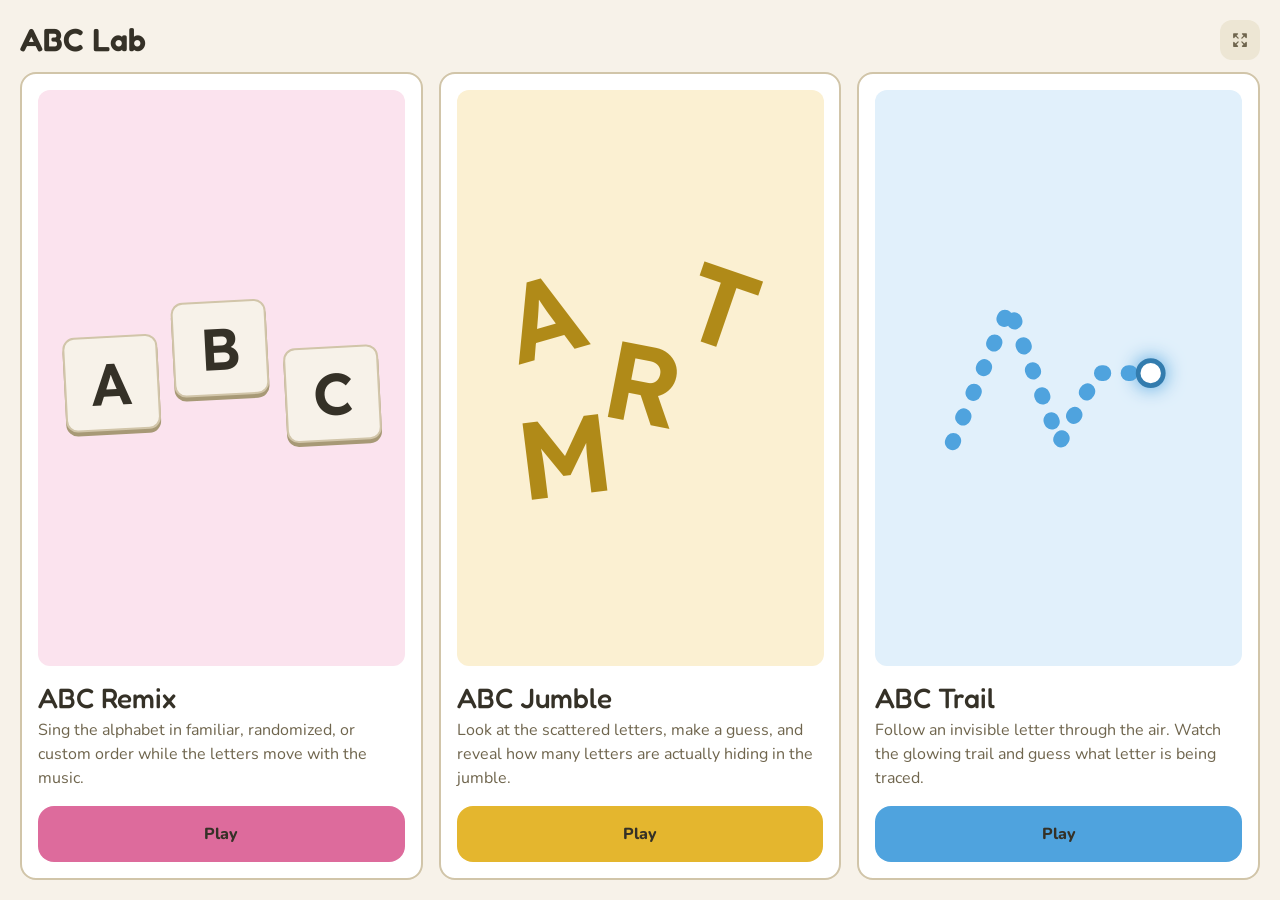
<file: index.html>
<!doctype html>
<html lang="en">
<head>
  <meta charset="utf-8">
  <meta name="viewport" content="width=device-width, initial-scale=1, viewport-fit=cover">
  <meta name="theme-color" content="#F7F2E9">
  <title>ABC Lab</title>
  <link rel="preconnect" href="https://fonts.googleapis.com">
  <link rel="preconnect" href="https://fonts.gstatic.com" crossorigin>
  <link href="https://fonts.googleapis.com/css2?family=Fredoka:wght@400;500;600;700&family=Lexend:wght@500;600;700&family=Nunito:wght@400;500;600;700;800;900&display=swap" rel="stylesheet">
  <link rel="stylesheet" href="./assets/css/tokens.css?v=5">
  <link rel="stylesheet" href="./assets/css/base.css?v=5">
  <link rel="stylesheet" href="./assets/css/hub.css?v=5">
</head>
<body>
  <main class="app-shell hub">
    <header class="app-header">
      <h1 class="brand-name">ABC Lab</h1>
      <div class="header-actions">
        <button id="fullscreenButton" class="icon-btn" type="button" aria-label="Fullscreen" title="Fullscreen"></button>
      </div>
    </header>

    <section class="game-grid" aria-label="Games">
        <a class="game-card" data-game="remix" href="apps/abc-remix/index.html">
          <div class="game-art" aria-hidden="true">
            <div class="art-blocks">
              <div class="art-block">A</div><div class="art-block">B</div><div class="art-block">C</div>
            </div>
          </div>
          <div class="game-text">
            <h3 class="game-title">ABC Remix</h3>
            <p class="game-desc">Sing the alphabet in familiar, randomized, or custom order while the letters move with the music.</p>
          </div>
          <span class="launch-btn">Play</span>
        </a>

        <a class="game-card" data-game="jumble" href="apps/alphabet-jumble/index.html">
          <div class="game-art" aria-hidden="true">
            <div class="art-scatter"><span>A</span><span>R</span><span>T</span><span>M</span></div>
          </div>
          <div class="game-text">
            <h3 class="game-title">ABC Jumble</h3>
            <p class="game-desc">Look at the scattered letters, make a guess, and reveal how many letters are actually hiding in the jumble.</p>
          </div>
          <span class="launch-btn">Play</span>
        </a>

        <a class="game-card" data-game="trail" href="apps/abc-trail/index.html">
          <div class="game-art" aria-hidden="true">
            <svg class="art-trail" viewBox="0 0 210 150">
              <path d="M38 116 L74 30 L106 116 L130 72 L164 72"/>
              <circle cx="164" cy="72" r="8"/>
            </svg>
          </div>
          <div class="game-text">
            <h3 class="game-title">ABC Trail</h3>
            <p class="game-desc">Follow an invisible letter through the air. Watch the glowing trail and guess what letter is being traced.</p>
          </div>
          <span class="launch-btn">Play</span>
        </a>
    </section>
  </main>

  <script type="module">
    import { initViewport, initFullscreen, hydrateIcons } from './assets/js/shared.js';
    initViewport();
    initFullscreen(document.getElementById('fullscreenButton'));
    hydrateIcons();
  </script>
</body>
</html>
</file>
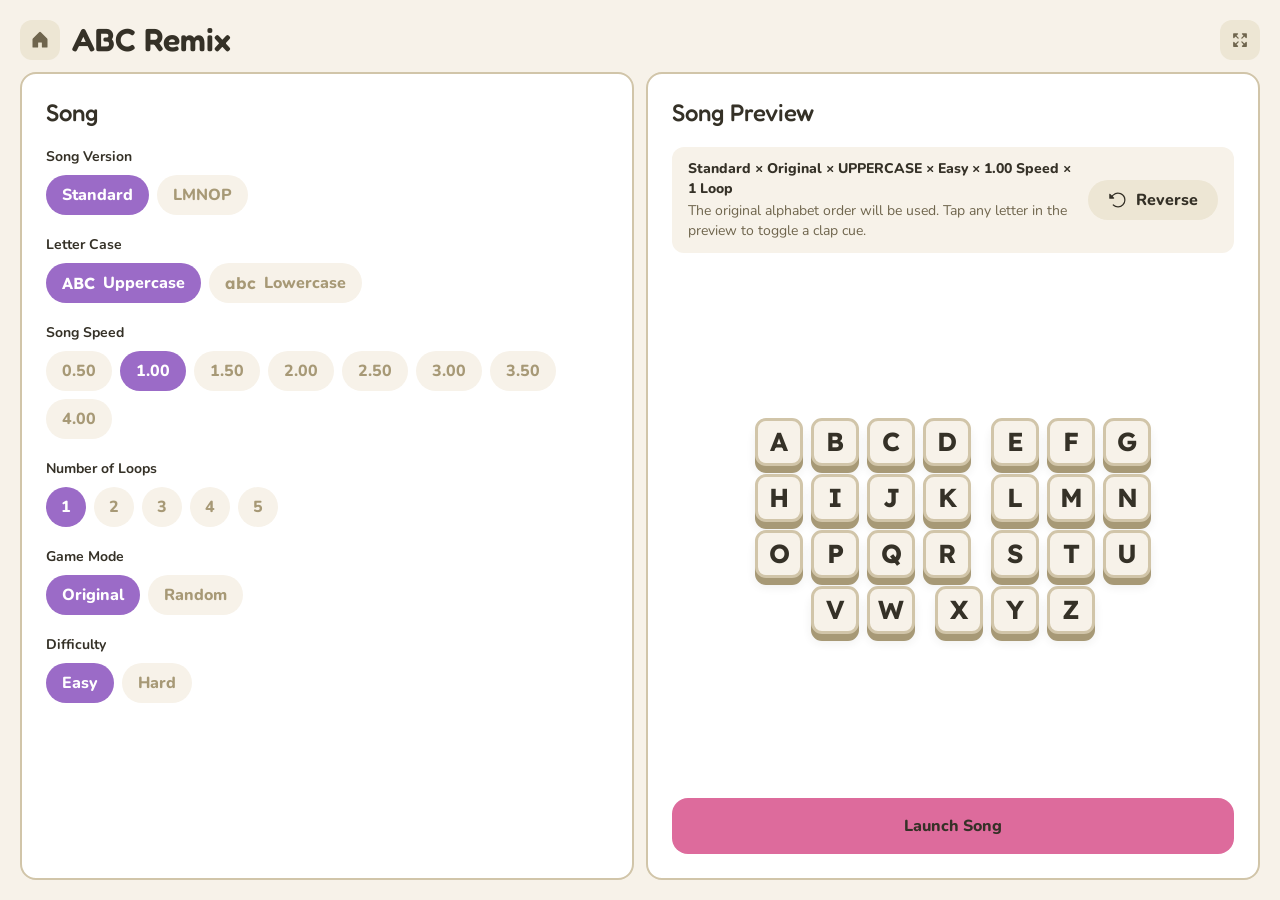
<file: apps/abc-remix/index.html>
<!doctype html>
<html lang="en">
<head>
  <meta charset="utf-8">
  <meta name="viewport" content="width=device-width, initial-scale=1, viewport-fit=cover">
  <meta name="theme-color" content="#F7F2E9">
  <title>ABC Remix</title>
  <link rel="preconnect" href="https://fonts.googleapis.com">
  <link rel="preconnect" href="https://fonts.gstatic.com" crossorigin>
  <link href="https://fonts.googleapis.com/css2?family=Fredoka:wght@400;500;600;700&family=Lexend:wght@500;600;700&family=Nunito:wght@400;500;600;700;800;900&display=swap" rel="stylesheet">
  <link rel="stylesheet" href="../../assets/css/tokens.css?v=8">
  <link rel="stylesheet" href="../../assets/css/base.css?v=8">
  <link rel="stylesheet" href="./remix.css?v=8">
</head>
<body data-game="remix">

  <!-- Settings -->
  <main id="settingsScreen" class="app-shell screen">
    <header class="app-header">
      <div class="header-left">
        <a class="icon-btn" href="../../index.html" data-icon="house" aria-label="ABC Lab home" title="ABC Lab home"></a>
        <h1 class="brand-name">ABC Remix</h1>
      </div>
      <div class="header-actions">
        <button id="settingsFullscreen" class="icon-btn" type="button" aria-label="Fullscreen" title="Fullscreen"></button>
      </div>
    </header>

    <div class="settings-main">
      <section class="panel panel--card">
        <h2 class="panel-title">Song</h2>

        <div class="control-section">
          <div class="settings-label">Song Version</div>
          <div id="songVersionButtons" class="toggle-group" role="group" aria-label="Song version">
            <button class="toggle-pill active" data-song="standard" type="button">Standard</button>
            <button class="toggle-pill" data-song="lmno" type="button">LMNOP</button>
          </div>
        </div>

        <div class="control-section">
          <div class="settings-label">Letter Case</div>
          <div id="letterCaseButtons" class="toggle-group" role="group" aria-label="Letter case">
            <button class="toggle-pill active" data-case="uppercase" type="button"><span class="pill-sample">ABC</span>Uppercase</button>
            <button class="toggle-pill" data-case="lowercase" type="button"><span class="pill-sample">abc</span>Lowercase</button>
          </div>
        </div>

        <div class="control-section">
          <div class="settings-label">Song Speed</div>
          <div id="speedButtons" class="toggle-group" role="group" aria-label="Song speed"></div>
        </div>

        <div class="control-section">
          <div class="settings-label">Number of Loops</div>
          <div id="loopButtons" class="toggle-group" role="group" aria-label="Number of loops"></div>
        </div>

        <div class="control-section">
          <div class="settings-label">Game Mode</div>
          <div id="modeButtons" class="toggle-group" role="group" aria-label="Game mode">
            <button class="toggle-pill active" data-mode="original" type="button">Original</button>
            <button class="toggle-pill" data-mode="random" type="button">Random</button>
          </div>
        </div>

        <div class="control-section">
          <div class="settings-label">Difficulty</div>
          <div id="difficultyButtons" class="toggle-group" role="group" aria-label="Difficulty">
            <button class="toggle-pill active" data-difficulty="easy" type="button">Easy</button>
            <button class="toggle-pill" data-difficulty="hard" type="button">Hard</button>
          </div>
        </div>
      </section>

      <section class="panel panel--card">
        <h2 class="panel-title">Song Preview</h2>
        <div id="previewInfo" class="preview-info"></div>
        <div id="modeContent" class="preview-content"></div>
        <button id="launchButton" class="launch-btn" type="button">Launch Song</button>
      </section>
    </div>
  </main>

  <!-- Game -->
  <main id="gameScreen" class="app-shell screen" hidden>
    <header class="app-header">
      <div class="header-left">
        <a class="icon-btn" href="../../index.html" data-icon="house" aria-label="ABC Lab home" title="ABC Lab home"></a>
        <h1 class="brand-name">ABC Remix</h1>
        <div id="progressDots" class="pips" aria-hidden="true"></div>
        <span id="loopBadge" class="loop-text" aria-live="polite" hidden></span>
      </div>
      <div class="header-actions">
        <button id="restartButton" class="icon-btn" type="button" data-icon="arrow-counter-clockwise" aria-label="Restart" title="Restart"></button>
        <button id="pauseButton" class="icon-btn" type="button" aria-label="Play" title="Play"></button>
        <button id="backButton" class="icon-btn" type="button" data-icon="gear" aria-label="Settings" title="Settings"></button>
        <button id="gameFullscreen" class="icon-btn" type="button" aria-label="Fullscreen" title="Fullscreen"></button>
      </div>
    </header>

    <section class="panel panel--card stage-panel">
      <div class="game-body">
        <div id="chunkStage" class="chunk-stage" aria-live="polite"></div>
        <div id="easyPreviewStage" class="easy-preview-stage" aria-hidden="true"></div>
        <div id="countInStage" class="count-in-stage" aria-live="polite"></div>
      </div>
    </section>
  </main>

  <script type="module" src="./js/app.js?v=8"></script>
</body>
</html>
</file>
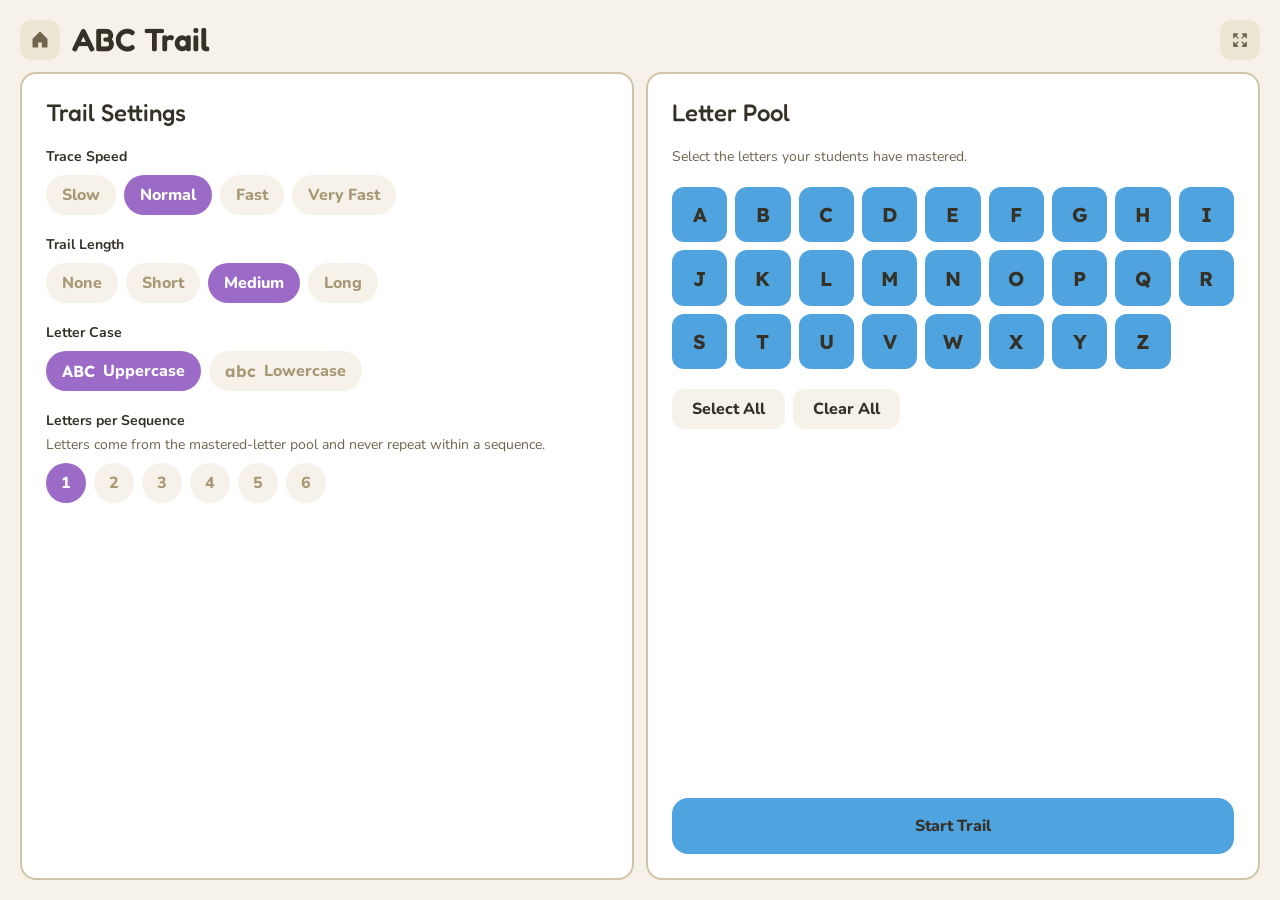
<file: apps/abc-trail/index.html>
<!doctype html>
<html lang="en">
<head>
  <meta charset="utf-8">
  <meta name="viewport" content="width=device-width, initial-scale=1, viewport-fit=cover">
  <meta name="theme-color" content="#F7F2E9">
  <title>ABC Trail</title>
  <link rel="preconnect" href="https://fonts.googleapis.com">
  <link rel="preconnect" href="https://fonts.gstatic.com" crossorigin>
  <link href="https://fonts.googleapis.com/css2?family=Fredoka:wght@400;500;600;700&family=Lexend:wght@500;600;700&family=Nunito:wght@400;500;600;700;800;900&display=swap" rel="stylesheet">
  <link rel="stylesheet" href="../../assets/css/tokens.css?v=7">
  <link rel="stylesheet" href="../../assets/css/base.css?v=7">
  <link rel="stylesheet" href="./trail.css?v=7">
</head>
<body data-game="trail">

  <!-- Settings -->
  <main id="settingsScreen" class="app-shell screen">
    <header class="app-header">
      <div class="header-left">
        <a class="icon-btn" href="../../index.html" data-icon="house" aria-label="ABC Lab home" title="ABC Lab home"></a>
        <h1 class="brand-name">ABC Trail</h1>
      </div>
      <div class="header-actions">
        <button id="settingsFullscreen" class="icon-btn" type="button" aria-label="Fullscreen" title="Fullscreen"></button>
      </div>
    </header>

    <div class="settings-main">
      <section class="panel panel--card">
        <h2 class="panel-title">Trail Settings</h2>

        <div class="control-section">
          <div class="settings-label">Trace Speed</div>
          <div class="toggle-group" id="speed" role="group" aria-label="Trace speed">
            <button class="toggle-pill" data-v="0.7" type="button">Slow</button>
            <button class="toggle-pill active" data-v="1" type="button">Normal</button>
            <button class="toggle-pill" data-v="1.35" type="button">Fast</button>
            <button class="toggle-pill" data-v="1.8" type="button">Very Fast</button>
          </div>
        </div>

        <div class="control-section">
          <div class="settings-label">Trail Length</div>
          <div class="toggle-group" id="trail" role="group" aria-label="Trail length">
            <button class="toggle-pill" data-v="0" type="button">None</button>
            <button class="toggle-pill" data-v="1" type="button">Short</button>
            <button class="toggle-pill active" data-v="2" type="button">Medium</button>
            <button class="toggle-pill" data-v="3" type="button">Long</button>
          </div>
        </div>

        <div class="control-section">
          <div class="settings-label">Letter Case</div>
          <div class="toggle-group" id="case" role="group" aria-label="Letter case">
            <button class="toggle-pill active" data-v="uppercase" type="button"><span class="pill-sample">ABC</span>Uppercase</button>
            <button class="toggle-pill" data-v="lowercase" type="button"><span class="pill-sample">abc</span>Lowercase</button>
          </div>
        </div>

        <div class="control-section">
          <div class="settings-label">Letters per Sequence</div>
          <p class="settings-note">Letters come from the mastered-letter pool and never repeat within a sequence.</p>
          <div class="toggle-group" id="count" role="group" aria-label="Letters per sequence">
            <button class="toggle-pill-circle active" data-v="1" type="button">1</button>
            <button class="toggle-pill-circle" data-v="2" type="button">2</button>
            <button class="toggle-pill-circle" data-v="3" type="button">3</button>
            <button class="toggle-pill-circle" data-v="4" type="button">4</button>
            <button class="toggle-pill-circle" data-v="5" type="button">5</button>
            <button class="toggle-pill-circle" data-v="6" type="button">6</button>
          </div>
        </div>
      </section>

      <section class="panel panel--card">
        <h2 class="panel-title">Letter Pool</h2>
        <p class="settings-note">Select the letters your students have mastered.</p>
        <div id="pool" class="pool"></div>
        <div class="pool-actions">
          <button id="selectAll" class="btn" type="button">Select All</button>
          <button id="clearAll" class="btn" type="button">Clear All</button>
        </div>
        <button id="startTrail" class="launch-btn" type="button">Start Trail</button>
      </section>
    </div>
  </main>

  <!-- Play -->
  <main id="playScreen" class="app-shell screen" hidden>
    <header class="app-header play-header">
      <div class="header-left">
        <a class="icon-btn" href="../../index.html" data-icon="house" aria-label="ABC Lab home" title="ABC Lab home"></a>
        <h1 class="brand-name">ABC Trail</h1>
        <div id="sequence" class="pips" aria-label="Letters in this round"></div>
      </div>

      <div class="header-center">
        <button id="playBtn" class="header-btn header-btn--accent" type="button"></button>
        <button id="revealBtn" class="header-btn" type="button" disabled><span data-icon="eye"></span>Reveal</button>
        <button id="nextBtn" class="header-btn" type="button" disabled><span data-icon="skip-forward"></span>Next</button>
      </div>

      <div class="header-actions">
        <button id="settingsBtn" class="icon-btn" type="button" data-icon="gear" aria-label="Settings" title="Settings"></button>
        <button id="playFullscreen" class="icon-btn" type="button" aria-label="Fullscreen" title="Fullscreen"></button>
      </div>
    </header>

    <div class="play-main">
      <section class="panel panel--card stage-panel">
        <div class="stage-main" id="stageMain">
          <svg id="svg" viewBox="0 0 100 100" preserveAspectRatio="xMidYMid meet">
            <g id="stageShift">
              <g id="trailLayer"></g>
              <g id="dotLayer"></g>
            </g>
          </svg>
          <div class="answer" id="answer">
            <span id="answerLetter"></span>
          </div>
        </div>
      </section>

      <aside class="panel panel--card guess-panel">
        <div class="guess-head">
          <span class="settings-label">Your guess</span>
          <span id="guessCount" class="guess-count"></span>
        </div>
        <div id="guessGrid" class="guess-grid"></div>
        <button id="checkBtn" class="launch-btn" type="button" disabled>Check</button>
      </aside>
    </div>
  </main>

  <script type="module" src="./trail.js?v=7"></script>
</body>
</html>
</file>
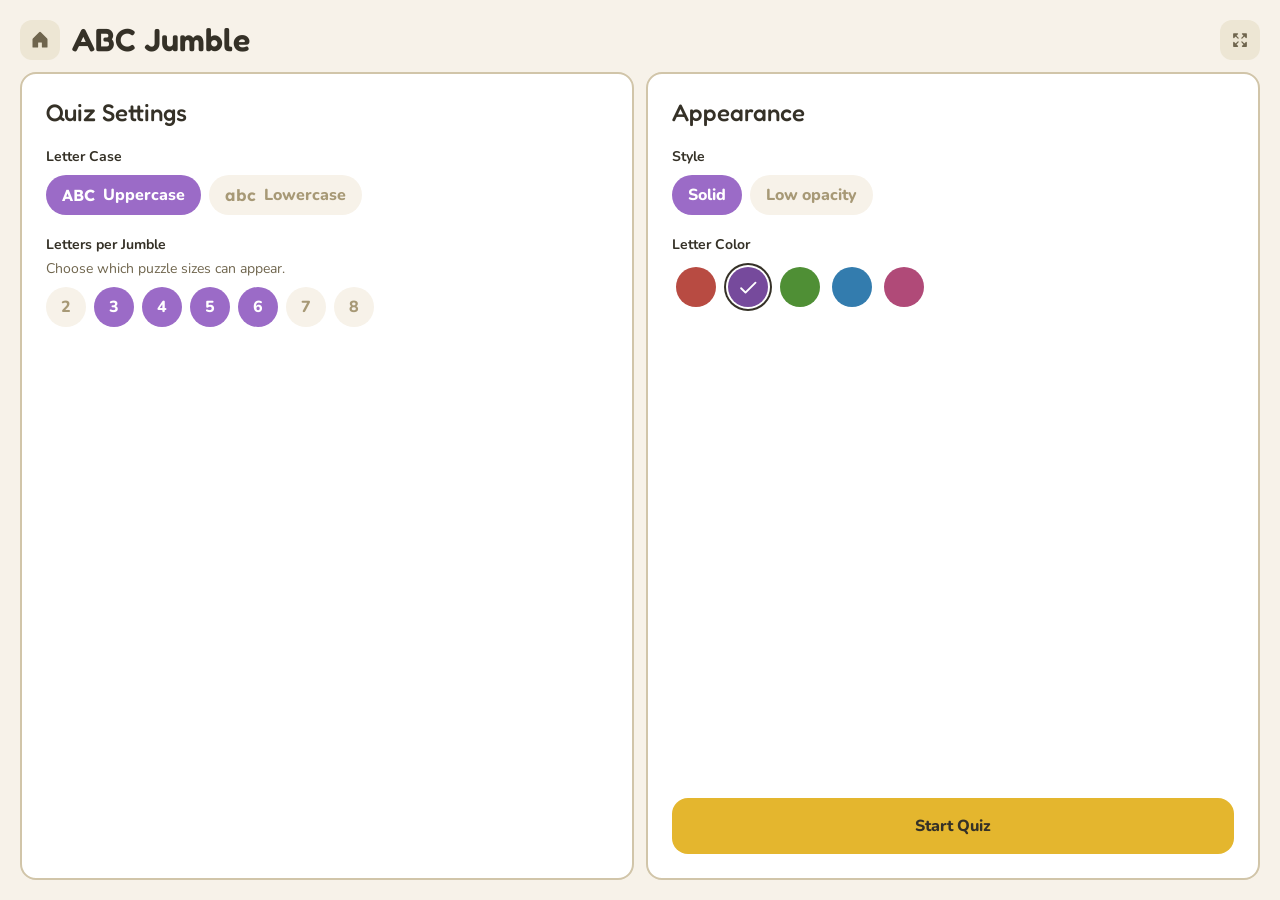
<file: apps/alphabet-jumble/index.html>
<!doctype html>
<html lang="en">
<head>
  <meta charset="utf-8">
  <meta name="viewport" content="width=device-width, initial-scale=1, viewport-fit=cover">
  <meta name="theme-color" content="#F7F2E9">
  <title>ABC Jumble</title>
  <link rel="preconnect" href="https://fonts.googleapis.com">
  <link rel="preconnect" href="https://fonts.gstatic.com" crossorigin>
  <link href="https://fonts.googleapis.com/css2?family=Fredoka:wght@400;500;600;700&family=Lexend:wght@500;600;700&family=Nunito:wght@400;500;600;700;800;900&display=swap" rel="stylesheet">
  <link rel="stylesheet" href="../../assets/css/tokens.css?v=7">
  <link rel="stylesheet" href="../../assets/css/base.css?v=7">
  <link rel="stylesheet" href="./jumble.css?v=7">
</head>
<body data-game="jumble">

  <!-- Settings -->
  <main id="settingsScreen" class="app-shell screen">
    <header class="app-header">
      <div class="header-left">
        <a class="icon-btn" href="../../index.html" data-icon="house" aria-label="ABC Lab home" title="ABC Lab home"></a>
        <h1 class="brand-name">ABC Jumble</h1>
      </div>
      <div class="header-actions">
        <button id="settingsFullscreen" class="icon-btn" type="button" aria-label="Fullscreen" title="Fullscreen"></button>
      </div>
    </header>

    <div class="settings-main">
      <section class="panel panel--card">
        <h2 class="panel-title">Quiz Settings</h2>

        <div class="control-section">
          <div class="settings-label">Letter Case</div>
          <div class="toggle-group" role="group" aria-label="Letter case">
            <button class="toggle-pill active" data-setting-case="upper" type="button"><span class="pill-sample">ABC</span>Uppercase</button>
            <button class="toggle-pill" data-setting-case="lower" type="button"><span class="pill-sample">abc</span>Lowercase</button>
          </div>
        </div>

        <div class="control-section">
          <div class="settings-label">Letters per Jumble</div>
          <p class="settings-note">Choose which puzzle sizes can appear.</p>
          <div class="toggle-group" role="group" aria-label="Letters per jumble">
            <button class="toggle-pill-circle" data-count="2" type="button">2</button>
            <button class="toggle-pill-circle active" data-count="3" type="button">3</button>
            <button class="toggle-pill-circle active" data-count="4" type="button">4</button>
            <button class="toggle-pill-circle active" data-count="5" type="button">5</button>
            <button class="toggle-pill-circle active" data-count="6" type="button">6</button>
            <button class="toggle-pill-circle" data-count="7" type="button">7</button>
            <button class="toggle-pill-circle" data-count="8" type="button">8</button>
          </div>
        </div>
      </section>

      <section class="panel panel--card">
        <h2 class="panel-title">Appearance</h2>

        <div class="control-section">
          <div class="settings-label">Style</div>
          <div class="toggle-group" role="group" aria-label="Letter style">
            <button class="toggle-pill active" data-setting-style="solid" type="button">Solid</button>
            <button class="toggle-pill" data-setting-style="low" type="button">Low opacity</button>
          </div>
        </div>

        <div class="control-section">
          <div class="settings-label">Letter Color</div>
          <div class="swatch-group" role="group" aria-label="Letter color">
            <button class="swatch" data-setting-color="coral" type="button" aria-label="Coral"><span data-icon="check-bold"></span></button>
            <button class="swatch active" data-setting-color="grape" type="button" aria-label="Grape"><span data-icon="check-bold"></span></button>
            <button class="swatch" data-setting-color="leaf" type="button" aria-label="Leaf"><span data-icon="check-bold"></span></button>
            <button class="swatch" data-setting-color="sky" type="button" aria-label="Sky"><span data-icon="check-bold"></span></button>
            <button class="swatch" data-setting-color="bubblegum" type="button" aria-label="Bubblegum"><span data-icon="check-bold"></span></button>
          </div>
        </div>

        <button id="startQuiz" class="launch-btn" type="button">Start Quiz</button>
      </section>
    </div>
  </main>

  <!-- Play -->
  <main id="playScreen" class="app-shell screen" hidden>
    <header class="app-header play-header">
      <div class="header-left">
        <a class="icon-btn" href="../../index.html" data-icon="house" aria-label="ABC Lab home" title="ABC Lab home"></a>
        <h1 class="brand-name">ABC Jumble</h1>
      </div>

      <p id="headerResult" class="header-result" aria-live="polite">Select letters</p>

      <div class="header-actions">
        <div class="stepper" role="group" aria-label="Jumble spread">
          <button id="spreadDown" class="stepper-btn" type="button" data-icon="minus-bold" aria-label="Decrease spread"></button>
          <span id="spreadValue" class="stepper-value">0%</span>
          <button id="spreadUp" class="stepper-btn" type="button" data-icon="plus-bold" aria-label="Increase spread"></button>
        </div>
        <button id="playFullscreen" class="icon-btn" type="button" aria-label="Fullscreen" title="Fullscreen"></button>
        <button id="settingsButton" class="icon-btn" type="button" data-icon="gear" aria-label="Settings" title="Settings"></button>
      </div>
    </header>

    <div class="play-main">
      <section class="panel panel--card jumble-area">
        <div id="collage" class="collage"></div>
      </section>

      <aside class="play-side">

        <section class="panel panel--card selector">
          <div class="settings-label">Select letters</div>
          <div id="alphabet" class="alphabet"></div>
        </section>

        <button id="submit" class="launch-btn" type="button">Submit</button>
        <button id="next" class="launch-btn" type="button" hidden>Next Jumble</button>
      </aside>
    </div>
  </main>

  <script type="module" src="./jumble.js?v=7"></script>
</body>
</html>
</file>
<file: assets/css/tokens.css>
/* tokens.css
   Verbatim copy of the token block (palette + semantic tokens) from
   cardbox-app v3 clr.css. Do NOT edit here: to update the design system,
   re-copy the block from cardbox. ABC Lab-specific values live in base.css. */

/* ============================================
   TOKENS — matched to v1's real values
   ============================================ */
:root {
  /* ---- Raw palette ---------------------------------------------------- */
  --leaf-50:  #E8F5DE;
  --leaf-100: #D3ECC2;
  --leaf-300: #A8D986;
  --leaf-500: #7CBF57;
  --leaf-700: #4F8F35;
  --leaf-900: #2F5920;

  --coral-50:  #FBE4E2;
  --coral-100: #F7CBC7;
  --coral-300: #EF9891;
  --coral-500: #E2685D;
  --coral-700: #B84B42;
  --coral-900: #7A2F29;

  --sky-50:  #E1F0FB;
  --sky-100: #C3E1F7;
  --sky-300: #8AC3EE;
  --sky-500: #4FA3DE;
  --sky-700: #337CAE;
  --sky-900: #1F4E6E;

  --peach-50:  #FCE9DC;
  --peach-100: #FAD3B9;
  --peach-300: #F3AC7D;
  --peach-500: #E9884F;
  --peach-700: #BC6533;
  --peach-900: #7A4020;

  --grape-50:  #EEE3F7;
  --grape-100: #DCC7EF;
  --grape-300: #BB94DE;
  --grape-500: #9B6BC7;
  --grape-700: #764A9C;
  --grape-900: #4A2C63;

  --sun-50:  #FBF0D2;
  --sun-100: #F8E4A8;
  --sun-300: #F0CB5C;
  --sun-500: #E4B62E;
  --sun-700: #B08A18;
  --sun-900: #6E560F;

  --bubblegum-50:  #FBE3EE;
  --bubblegum-100: #F7C7DE;
  --bubblegum-300: #EE94BE;
  --bubblegum-500: #DD6B9C;
  --bubblegum-700: #B04A78;
  --bubblegum-900: #712D4C;

  --mint-50:  #E1F7F0;
  --mint-100: #C3EFE0;
  --mint-300: #86DEC0;
  --mint-500: #4DC2A0;
  --mint-700: #339678;
  --mint-900: #1F5F4C;

  --sand-0:   #FFFFFF;
  --sand-50:  #F7F2E9;
  --sand-100: #EDE6D4;
  --sand-300: #D1C5A9;
  --sand-500: #A79976;
  --sand-700: #6F654D;
  --sand-900: #353127;

  --slate-0:   #FFFFFF;
  --slate-50:  #EEEFF1;
  --slate-100: #DDDFE3;
  --slate-300: #B1B5BE;
  --slate-500: #7F8594;
  --slate-700: #535865;
  --slate-900: #22242B;

  --orange-50:  #FBE7D6;
  --orange-100: #F8D0AE;
  --orange-300: #F3A263;
  --orange-500: #E46A1A;
  --orange-700: #B84F0E;
  --orange-900: #6E2F0B;

  --honey-50:  #F8E9C8;
  --honey-100: #F5DCA0;
  --honey-300: #EEC45A;
  --honey-500: #9E6D12;
  --honey-700: #7C520E;
  --honey-900: #5A3D0A;

  --lime-50:  #EEF8DC;
  --lime-100: #DFF2C0;
  --lime-300: #BDEB84;
  --lime-500: #9BDF4F;
  --lime-700: #649E24;
  --lime-900: #3E6718;

  --indigo-50:  #E9EAFB;
  --indigo-100: #D4D5F6;
  --indigo-300: #A1A4EB;
  --indigo-500: #6468E6;
  --indigo-700: #484CC0;
  --indigo-900: #2B2E78;

  /* ---- Cardbox semantic tokens (mapped onto the palette above) -------- */

  /* Surface — warm, from Sand */
  --surface-base:    var(--sand-50);
  --surface-panel:   var(--sand-100);
  --surface-card:    var(--sand-0);
  --surface-inset:   var(--sand-50);

  /* Text — cool, from Slate */
  --text-primary:    var(--sand-900);
  --text-secondary:  var(--sand-700);
  --text-muted:      var(--sand-500);
  --text-disabled:   var(--sand-300);
  --text-inverse:    var(--sand-0);

  /* Stroke — kept warm (Sand), matching Cardbox's cohesive look */
  --stroke-default:  var(--sand-300);
  --stroke-medium:   var(--sand-500);
  --stroke-strong:   var(--sand-700);
  --stroke-selected: var(--grape-500);

  /* Interactive */
  --green:                 var(--grape-500);
  --interactive-primary:   var(--grape-500);
  --interactive-secondary: var(--sun-500);
  --tab-active:            var(--grape-500);
  --tab-inactive:          var(--sand-700);
  --interactive-disabled:  var(--sand-300);

  /* Mode */
  --flash:          var(--sun-500);
  --flash-subtle:   var(--sun-50);
  --reveal:         var(--sky-500);
  --reveal-subtle:  var(--sky-50);
  --target:         var(--coral-500);
  --target-subtle:  var(--coral-50);
  --vanish:         var(--leaf-500);
  --vanish-subtle:  var(--leaf-50);
  --roll:           var(--grape-500);
  --roll-subtle:    var(--grape-50);
  --flip:           var(--peach-500);
  --flip-subtle:    var(--peach-50);
  --spell:          var(--mint-500);
  --spell-subtle:   var(--mint-50);
  --call:           var(--bubblegum-500);
  --call-subtle:    var(--bubblegum-50);
  --beat:           var(--indigo-500);
  --beat-subtle:    var(--indigo-50);
  --bet:            var(--orange-500);
  --bet-subtle:     var(--orange-50);

  /* Feedback */
  --success:        var(--leaf-500);
  --success-subtle: var(--leaf-50);
  --error:          var(--coral-500);
  --error-subtle:   var(--coral-50);
  --warning:        var(--sun-500);
  --warning-subtle: var(--sun-50);
  --info:           var(--sky-500);
  --info-subtle:    var(--sky-50);

  --font-display: 'Fredoka', sans-serif;
  --font-ui:      'Nunito', sans-serif;
  --font-card:    'Lexend', 'Nunito', sans-serif;

  --card-image-ratio: 17;
  --card-text-ratio:  3;

  --r-lg:   16px;
  --r-md:   12px;
  --r-pill: 9999px;
}
</file>
<file: assets/css/base.css>
/* base.css
   Reset + shared components for every ABC Lab page. Requires tokens.css.
   Values mirror cardbox-app v3 clr.css so the apps read as one suite. */

/* ---- Layout constants shared by the game screens ---------------------------- */
/* Width of the right-hand panel (alphabet / guess) on ABC Jumble and ABC Trail.
   Never more than 46% of the screen width, so small windows keep room for the stage. */
:root { --side-panel-width: min(520px, 46%); }

/* ---- Reset ------------------------------------------------------------ */
*, *::before, *::after {
  box-sizing: border-box;
  margin: 0;
  padding: 0;
  -webkit-tap-highlight-color: transparent;
}

html, body {
  width: 100%;
  height: 100vh;
  height: 100dvh;
  height: var(--app-h, 100dvh); /* set by initViewport() for iOS Safari */
  overflow: hidden;
  overscroll-behavior: none;
  background: var(--surface-base);
  font-family: var(--font-ui);
  color: var(--text-primary);
  -webkit-font-smoothing: antialiased;
  user-select: none;
  -webkit-user-select: none;
}

h1, h2, h3, .display { font-family: var(--font-display); }

button {
  font-family: var(--font-ui);
  cursor: pointer;
  border: none;
  background: none;
  color: inherit;
  padding: 0;
}
button:active { opacity: 0.75; }
button:disabled { cursor: not-allowed; }

a { color: inherit; text-decoration: none; }

img { display: block; max-width: 100%; max-height: 100%; object-fit: contain; }

[hidden], .hidden { display: none !important; }

:focus-visible {
  outline: 3px solid var(--stroke-selected);
  outline-offset: 2px;
}

/* ---- Per-game accent -------------------------------------------------- */
/* Put data-game on <body> (or on a card) and use var(--accent*) everywhere.
   Change a game's colour here and nowhere else. */
[data-game="remix"]  { --accent: var(--bubblegum-500); --accent-subtle: var(--bubblegum-50); --accent-strong: var(--bubblegum-700); }
[data-game="jumble"] { --accent: var(--sun-500);       --accent-subtle: var(--sun-50);       --accent-strong: var(--sun-700); }
[data-game="trail"]  { --accent: var(--sky-500);       --accent-subtle: var(--sky-50);       --accent-strong: var(--sky-700); }

/* ---- Layout ----------------------------------------------------------- */
.app-shell {
  display: flex;
  flex-direction: column;
  height: 100%;
  overflow: hidden;
}

.app-header {
  display: flex;
  align-items: center;
  justify-content: space-between;
  flex-shrink: 0;
  height: 40px;
}

.brand-name {
  font-family: var(--font-display);
  font-size: 32px;
  line-height: 40px;
  font-weight: 600;
  color: var(--text-primary);
}

.header-actions {
  display: flex;
  align-items: center;
  gap: 8px;
}

.panel {
  min-width: 0;
  min-height: 0;
  background: var(--surface-panel);
  border: 2px solid var(--stroke-default);
  border-radius: var(--r-lg);
  padding: 20px;
  display: flex;
  flex-direction: column;
  gap: 16px;
  overflow: hidden;
}
.panel--card { background: var(--surface-card); }

.panel-title {
  font-family: var(--font-display);
  font-size: 24px;
  font-weight: 500;
  color: var(--text-primary);
  flex-shrink: 0;
}

/* ---- Icons ------------------------------------------------------------ */
.icon { width: 24px; height: 24px; flex-shrink: 0; display: block; }
.icon-sm { width: 16px; height: 16px; }

.icon-btn {
  width: 40px;
  height: 40px;
  border-radius: var(--r-md);
  background: var(--surface-panel);
  color: var(--text-secondary);
  display: flex;
  align-items: center;
  justify-content: center;
  flex-shrink: 0;
}
.icon-btn .icon { width: 20px; height: 20px; } /* Cardbox header icons are 20px */
.icon-btn:active { opacity: 0.7; transform: scale(0.94); }

/* ---- Buttons ---------------------------------------------------------- */
.btn {
  height: 40px;
  padding: 0 20px;
  border-radius: var(--r-md);
  background: var(--surface-inset);
  color: var(--text-primary);
  font-size: 16px;
  line-height: 24px;
  font-weight: 800;
  display: inline-flex;
  align-items: center;
  justify-content: center;
  gap: 8px;
  white-space: nowrap;
}
.btn--accent { background: var(--accent, var(--interactive-primary)); }
.btn--dark   { background: var(--text-primary); color: var(--text-inverse); }
.btn:disabled { opacity: 0.4; }

.launch-btn {
  height: 56px;
  width: 100%;
  border-radius: var(--r-lg);
  background: var(--accent, var(--interactive-primary));
  color: var(--text-primary);
  display: flex;
  align-items: center;
  justify-content: center;
  gap: 8px;
  font-size: 16px;
  line-height: 24px;
  font-weight: 800;
  flex-shrink: 0;
}
.launch-btn:disabled { opacity: 0.4; cursor: not-allowed; }

/* ---- Settings controls ------------------------------------------------ */
.settings-label {
  font-size: 14px;
  line-height: 20px;
  font-weight: 700;
  color: var(--text-primary);
}

/* Helper text under a label; sits snug against the label, above the controls. */
.settings-note { font-size: 14px; line-height: 20px; color: var(--text-secondary); }
.settings-label + .settings-note { margin-top: -4px; }

.toggle-group {
  display: flex;
  gap: 8px;
  flex-wrap: wrap;
}

.toggle-pill {
  height: 40px;
  padding: 0 16px;
  border-radius: var(--r-pill);
  background: var(--surface-inset);
  color: var(--text-muted);
  font-size: 16px;
  font-weight: 800;
  display: inline-flex;
  align-items: center;
  justify-content: center;
  gap: 8px;
  white-space: nowrap;
}
.toggle-pill.active { background: var(--tab-active); color: #fff; }
.toggle-pill:disabled { opacity: 0.35; cursor: not-allowed; }

.toggle-pill-circle {
  width: 40px;
  height: 40px;
  border-radius: 50%;
  background: var(--surface-inset);
  color: var(--text-muted);
  font-size: 16px;
  font-weight: 800;
  display: flex;
  align-items: center;
  justify-content: center;
  flex-shrink: 0;
}
.toggle-pill-circle.active { background: var(--tab-active); color: #fff; }

/* ---- Stepper (Cardbox's vanish-count-stepper) -------------------------- */
.stepper {
  display: flex;
  align-items: center;
  gap: 24px;
  height: 40px;
  padding: 0 4px;
  border-radius: var(--r-md);
  background: var(--surface-panel);
}
.stepper-btn {
  width: 32px;
  height: 32px;
  border-radius: 32%;
  background: var(--surface-card);
  color: var(--text-secondary);
  display: flex;
  align-items: center;
  justify-content: center;
  flex-shrink: 0;
}
.stepper-btn .icon { width: 14px; height: 14px; }
.stepper-btn:disabled { opacity: 0.35; cursor: not-allowed; }
.stepper-value {
  min-width: 28px;
  text-align: center;
  font-size: 16px;
  font-weight: 800;
  color: var(--text-primary);
}

/* ---- Progress pips (ABC Trail letters, ABC Remix song screens) --------- */
/* coming up = sand 300, in progress = outline in the game's colour, done = solid */
.pips { display: flex; align-items: center; gap: 8px; margin-left: 12px; }
.seq-dot { width: 16px; height: 16px; flex: 0 0 16px; border-radius: 50%; background: var(--sand-300); }
.seq-dot.active { background: transparent; box-shadow: inset 0 0 0 3px var(--accent); }
.seq-dot.done { background: var(--accent); }
</file>
<file: assets/css/hub.css>
/* hub.css: the ABC Lab home screen. Requires tokens.css + base.css. */

.hub {
  gap: 12px;
  padding: 20px;
}

.game-grid {
  flex: 1;
  min-height: 0;
  display: grid;
  grid-template-columns: repeat(3, minmax(0, 1fr));
  grid-auto-rows: minmax(0, 1fr);
  gap: 16px;
  scrollbar-width: none;
  -ms-overflow-style: none;
}
.game-grid::-webkit-scrollbar { display: none; }

.game-card {
  min-width: 0;
  min-height: 0;
  display: flex;
  flex-direction: column;
  gap: 16px;
  padding: 16px;
  background: var(--surface-card);
  border: 2px solid var(--stroke-default);
  border-radius: var(--r-lg);
  transition: border-color 0.15s;
}
.game-card:active { opacity: 0.85; }
@media (hover: hover) {
  .game-card:hover { border-color: var(--accent); }
}

.game-art {
  flex: 1 1 0;
  min-height: 120px;
  container-type: size;
  display: grid;
  place-items: center;
  position: relative;
  overflow: hidden;
  background: var(--accent-subtle);
  border-radius: var(--r-md);
}

.game-text { display: flex; flex-direction: column; gap: 4px; }

.game-title {
  font-family: var(--font-display);
  font-size: 28px;
  line-height: 32px;
  font-weight: 500;
}

.game-desc {
  font-size: 16px;
  line-height: 24px;
  color: var(--text-secondary);
}

/* ---- Card art (sizes scale with the art box via cqmin) ---------------- */
.art-blocks {
  display: flex;
  gap: 4cqmin;
  transform: rotate(-3deg);
}
.art-block {
  width: 26cqmin;
  height: 26cqmin;
  display: grid;
  place-items: center;
  background: var(--sand-50);
  border: 2px solid var(--sand-300);
  border-radius: var(--r-md);
  box-shadow: 0 4px 0 var(--sand-500);
  font-family: var(--font-card);
  font-weight: 600;
  font-size: 16cqmin;
  line-height: 1;
  color: var(--text-primary);
}
.art-block:nth-child(2) { transform: translateY(-8cqmin); }
.art-block:nth-child(3) { transform: translateY(6cqmin); }

.art-scatter { position: relative; width: 80cqmin; height: 70cqmin; }
.art-scatter span {
  position: absolute;
  font-family: var(--font-card);
  font-weight: 600;
  font-size: 30cqmin;
  line-height: 1;
  color: var(--accent-strong);
}
.art-scatter span:nth-child(1) { left: 4%;  top: 4%;  transform: rotate(-16deg); }
.art-scatter span:nth-child(2) { left: 38%; top: 30%; transform: rotate(11deg); }
.art-scatter span:nth-child(3) { left: 66%; top: 0;   transform: rotate(19deg); }
.art-scatter span:nth-child(4) { left: 8%;  top: 58%; transform: rotate(-7deg); }

.art-trail { width: 90cqmin; height: auto; overflow: visible; }
.art-trail path {
  fill: none;
  stroke: var(--accent);
  stroke-width: 10;
  stroke-linecap: round;
  stroke-linejoin: round;
  stroke-dasharray: 1 16;
}
.art-trail circle {
  fill: var(--surface-card);
  stroke: var(--accent-strong);
  stroke-width: 3;
  filter: drop-shadow(0 0 6px var(--accent));
}

/* ---- Small screens: stack the cards and scroll inside the panel ------- */
@media (max-width: 800px) {
  .game-grid {
    grid-template-columns: 1fr;
    grid-auto-rows: auto;
    overflow-y: auto;
  }
  .game-card { min-height: 360px; }
}
</file>
<file: apps/abc-remix/remix.css>
/* remix.css: ABC Remix only.
   Requires tokens.css + base.css; <body data-game="remix"> supplies --accent*. */

.screen { padding: 20px; gap: 12px; }
.header-left { display: flex; align-items: center; gap: 12px; min-width: 0; }
.pill-sample { font-family: var(--font-card); font-weight: 700; }
.loop-text { margin-left: 12px; font-size: 14px; font-weight: 800; color: var(--text-secondary); white-space: nowrap; }

/* ---- Alphabet block (settings preview and gameplay share it) ----------- */
.wood-block {
  width: 100%;
  aspect-ratio: 1;
  min-width: 0;
  border-radius: 15px;
  background: var(--sand-50);
  border: 4px solid var(--sand-300);
  color: var(--text-primary);
  font-family: var(--font-card);
  font-size: clamp(22px, 2vw, 34px);
  font-weight: 700;
  display: grid;
  place-items: center;
  box-shadow: 0 7px 0 var(--sand-500), 0 9px 10px rgba(53, 49, 39, 0.08);
  transition: transform 0.12s ease, box-shadow 0.12s ease, background 0.12s ease;
}
.wood-block:active { transform: translateY(3px); box-shadow: 0 4px 0 var(--sand-500), 0 6px 8px rgba(53, 49, 39, 0.08); }

/* ---- Settings --------------------------------------------------------- */
.settings-main {
  flex: 1;
  min-height: 0;
  display: grid;
  grid-template-columns: minmax(0, 1fr) minmax(0, 1fr);
  gap: 12px;
  overflow-y: auto;
}
.settings-main .panel { padding: 24px; gap: 20px; min-height: min-content; }
.control-section { display: flex; flex-direction: column; gap: 8px; flex-shrink: 0; }
.settings-main .launch-btn { margin-top: auto; }

.preview-info { flex-shrink: 0; }
.preview-summary {
  display: flex;
  align-items: center;
  justify-content: space-between;
  gap: 16px;
  padding: 12px 16px;
  border-radius: var(--r-md);
  background: var(--surface-inset);
}
.preview-summary-copy { min-width: 0; display: flex; flex-direction: column; gap: 2px; }
.preview-summary strong { font-size: 14px; line-height: 20px; font-weight: 800; }
.preview-summary span { font-size: 14px; line-height: 20px; color: var(--text-secondary); }
.preview-action {
  flex: 0 0 auto;
  height: 40px;
  padding: 0 20px;
  border-radius: var(--r-pill);
  background: var(--surface-panel);
  color: var(--text-primary);
  font-size: 16px;
  font-weight: 800;
  display: inline-flex;
  align-items: center;
  gap: 8px;
}
.preview-action .icon { width: 20px; height: 20px; }
.preview-action.active { background: var(--text-primary); color: var(--text-inverse); }

.preview-content { flex: 1; min-height: 0; display: flex; align-items: center; justify-content: center; overflow: hidden; }
.song-layout { display: flex; flex-direction: column; align-items: center; gap: 8px; max-width: 100%; }
.song-row { display: flex; align-items: center; justify-content: center; gap: 20px; }
.song-group { display: flex; gap: 8px; }
.song-slot { width: 48px; height: 48px; flex: 0 0 48px; display: grid; place-items: center; }
.song-slot .wood-block { width: 48px; height: 48px; border-width: 3px; border-radius: 11px; font-size: 26px; }
.song-slot .wood-block.clap-cue { font-size: 24px; }

/* ---- Game ------------------------------------------------------------- */
.stage-panel { flex: 1; min-height: 0; padding: 0; gap: 0; }
.game-body {
  flex: 1;
  min-height: 0;
  position: relative;
  margin: 16px;
  display: grid;
  grid-template-rows: minmax(0, 1fr) 68px;
}
.chunk-stage { position: relative; z-index: 2; min-height: 0; width: 100%; display: flex; justify-content: center; align-items: center; }

/* Hard and Easy: big blocks, sized from the four-letter case so 2 and 3 letter screens match. */
.chunk-row {
  --play-gap: clamp(10px, 1.2vw, 26px);
  width: 100%;
  display: grid;
  grid-template-columns: repeat(var(--chunk-count), calc((100% - (3 * var(--play-gap))) / 4));
  justify-content: center;
  gap: var(--play-gap);
}
.chunk-slot { width: 100%; aspect-ratio: 1; min-width: 0; display: grid; place-items: center; }
.chunk-slot .wood-block,
.mixed-song-slot .wood-block {
  width: 100%;
  height: 100%;
  border-radius: clamp(18px, 1.5vw, 32px);
  border-width: clamp(4px, 0.35vw, 7px);
  font-size: clamp(96px, 13vw, 240px);
  box-shadow: 0 clamp(10px, 0.8vw, 18px) 0 var(--sand-500), 0 clamp(18px, 1.4vw, 30px) 35px rgba(53, 49, 39, 0.13);
}
.chunk-slot .wood-block { animation: blockPop 0.34s cubic-bezier(0.2, 0.9, 0.2, 1); }
.chunk-slot.current .wood-block {
  transform: translateY(clamp(-12px, -0.8vw, -6px));
  box-shadow: 0 clamp(14px, 1vw, 22px) 0 var(--sand-500), 0 clamp(24px, 1.8vw, 38px) 42px rgba(53, 49, 39, 0.18);
}

/* Easy: the whole chunk is visible; the called letter lights up. */
.easy-chunk-slot .wood-block {
  animation: none;
  transition: background 0.14s ease, border-color 0.14s ease, box-shadow 0.14s ease, transform 0.14s ease;
}
.easy-chunk-slot.called .wood-block,
.mixed-song-slot.called .wood-block {
  background: var(--accent-subtle);
  border-color: var(--accent);
  color: var(--accent-strong);
  box-shadow: 0 clamp(10px, 0.8vw, 18px) 0 var(--accent-strong), 0 clamp(18px, 1.4vw, 30px) 35px rgba(0, 0, 0, 0.1);
}
.wood-block.letter-jiggle { animation: letterJiggle 0.34s cubic-bezier(0.2, 0.9, 0.2, 1); }

/* Easy: a small shelf shows the next chunk just before it arrives (space is always reserved). */
.easy-preview-stage {
  min-height: 0;
  width: 100%;
  display: flex;
  align-items: center;
  justify-content: center;
  padding: 2px 0 8px;
  position: relative;
  z-index: 3;
  visibility: hidden;
  opacity: 0;
  pointer-events: none;
}
.easy-preview-stage.has-preview { visibility: visible; opacity: 1; }
.easy-next-preview {
  width: max-content;
  max-width: 100%;
  display: grid;
  grid-template-columns: repeat(var(--chunk-count), 50px);
  justify-content: center;
  gap: 6px;
  margin: 0 auto;
}
.easy-preview-stage.has-preview .easy-next-preview { animation: previewShelfPop 0.24s cubic-bezier(0.2, 0.9, 0.2, 1); }
.easy-next-preview .chunk-slot { width: 50px; height: 50px; }
.easy-next-preview .wood-block {
  width: 50px;
  height: 50px;
  font-size: 32px;
  border-width: 4px;
  border-radius: 14px;
  box-shadow: 0 5px 0 var(--sand-500), 0 8px 14px rgba(53, 49, 39, 0.08);
  animation: none;
}

/* Lyric screens: each word's slot is as wide as the finished word, so fragments never shift anything. */
.lyric-row {
  --lyric-count: 1;
  display: grid;
  grid-template-columns: repeat(var(--lyric-count), max-content);
  width: max-content;
  max-width: 96%;
  margin: 0 auto;
  justify-content: center;
  align-items: baseline;
  column-gap: clamp(36px, 4vw, 82px);
}
.lyric-row[data-song="lmno"][data-screen="9"],
.lyric-row[data-song="lmno"][data-screen="11"] { column-gap: clamp(48px, 5vw, 100px); }
.lyric-row[data-song="standard"][data-screen="10"] { column-gap: clamp(30px, 3vw, 60px); }
.lyric-row[data-song="lmno"][data-screen="12"] { column-gap: clamp(44px, 4.5vw, 90px); }
.lyric-word {
  position: relative;
  display: block;
  text-align: left;
  white-space: nowrap;
  color: var(--text-primary);
  font-family: var(--font-card);
  font-size: clamp(82px, 9vw, 190px);
  font-weight: 600;
  line-height: 1;
}
.lyric-row.lyric-count-4 .lyric-word { font-size: clamp(70px, 8.2vw, 178px); }
.lyric-ghost { display: inline-block; visibility: hidden; white-space: nowrap; }
.lyric-live { position: absolute; inset: 0; display: flex; align-items: baseline; justify-content: flex-start; white-space: nowrap; overflow: visible; }
.lyric-part { display: inline-block; white-space: nowrap; }
.lyric-pop { animation: lyricFall 0.28s cubic-bezier(0.2, 0.9, 0.2, 1); }

/* Mixed screens (Y / and / Z): two blocks with the sung word between them. */
.mixed-song-row {
  width: max-content;
  max-width: 96%;
  margin: 0 auto;
  display: grid;
  grid-template-columns: max-content max-content max-content;
  align-items: center;
  justify-content: center;
  column-gap: clamp(34px, 4vw, 80px);
}
.mixed-song-slot { display: grid; place-items: center; }
.mixed-song-slot .wood-block { width: clamp(180px, 20vw, 330px); height: clamp(180px, 20vw, 330px); }
.mixed-song-slot[data-event-type="lyric"] { width: clamp(90px, 8vw, 150px); }
.mixed-lyric-text {
  color: var(--text-primary);
  font-family: var(--font-card);
  font-weight: 600;
  white-space: nowrap;
  font-size: clamp(30px, 5vw, 86px);
  animation: lyricFall 0.28s cubic-bezier(0.2, 0.9, 0.2, 1);
}
.mixed-inline-lyric { width: 100%; text-align: center; font-size: clamp(52px, 6vw, 108px); }

/* Count-in (3, 2, 1, GO!) and the four-beat pause between loops */
.count-in-stage { position: absolute; inset: 0; z-index: 30; display: flex; align-items: center; justify-content: center; pointer-events: none; }
.count-in-stage:not(.visible) { opacity: 0; }
.count-in-row { width: 100%; display: flex; align-items: baseline; justify-content: center; gap: clamp(24px, 4vw, 64px); }
.count-word {
  color: var(--text-primary);
  font-family: var(--font-card);
  font-size: clamp(108px, 13vw, 240px);
  font-weight: 600;
  line-height: 1;
  white-space: nowrap;
  opacity: 0;
  transform: translateY(-24px) scale(0.94);
}
.count-word.count-pop { animation: lyricFall 0.28s cubic-bezier(0.2, 0.9, 0.2, 1) forwards; }
.loop-gap-dots { display: flex; align-items: center; justify-content: center; gap: 28px; }
.loop-gap-dot {
  width: 28px;
  height: 28px;
  border-radius: 50%;
  background: var(--accent);
  opacity: 0;
  transform: scale(0.65);
  animation: gapDotPop 0.28s cubic-bezier(0.2, 0.9, 0.2, 1) forwards;
}
.loop-gap-dot:nth-child(2) { animation-delay: 1s; }
.loop-gap-dot:nth-child(3) { animation-delay: 2s; }
.loop-gap-dot:nth-child(4) { animation-delay: 3s; }

@keyframes blockPop {
  0% { opacity: 0; transform: translateY(28px) scale(0.72) rotate(-3deg); }
  70% { opacity: 1; transform: translateY(-5px) scale(1.04) rotate(0.5deg); }
  100% { opacity: 1; transform: translateY(0) scale(1) rotate(0); }
}
@keyframes lyricFall {
  0% { opacity: 0; transform: translateY(-24px) scale(0.94); }
  100% { opacity: 1; transform: translateY(0) scale(1); }
}
@keyframes letterJiggle {
  0% { transform: translateY(0) rotate(0deg) scale(1); }
  25% { transform: translateY(-7px) rotate(-2deg) scale(1.045); }
  50% { transform: translateY(2px) rotate(2deg) scale(1.02); }
  75% { transform: translateY(-2px) rotate(-1deg) scale(1.01); }
  100% { transform: translateY(0) rotate(0deg) scale(1); }
}
@keyframes gapDotPop { to { opacity: 1; transform: scale(1); } }
@keyframes previewShelfPop {
  0% { opacity: 0; transform: translateY(8px) scale(0.94); }
  100% { opacity: 1; transform: translateY(0) scale(1); }
}

/* ---- Portrait / narrow: stack the settings and let the page scroll ----- */
@media (max-aspect-ratio: 1/1) {
  html, body { height: auto; min-height: var(--app-h, 100dvh); overflow: auto; }
  #settingsScreen { height: auto; min-height: var(--app-h, 100dvh); overflow: visible; }
  .settings-main { grid-template-columns: 1fr; }
}
</file>
<file: apps/abc-trail/trail.css>
/* trail.css: ABC Trail only.
   Requires tokens.css + base.css; <body data-game="trail"> supplies --accent*. */

.screen { padding: 20px; gap: 12px; }

.header-left { display: flex; align-items: center; gap: 12px; min-width: 0; }
.pill-sample { font-family: var(--font-card); font-weight: 700; }

/* ---- Settings --------------------------------------------------------- */
.settings-main {
  flex: 1;
  min-height: 0;
  display: grid;
  grid-template-columns: minmax(0, 1fr) minmax(0, 1fr);
  gap: 12px;
  overflow-y: auto;
}
.settings-main .panel { padding: 24px; gap: 20px; min-height: min-content; }
.control-section { display: flex; flex-direction: column; gap: 8px; flex-shrink: 0; }

.pool {
  display: grid;
  grid-template-columns: repeat(9, minmax(0, 1fr));
  gap: 8px;
  flex-shrink: 0;
}
.pool-chip {
  aspect-ratio: 1;
  min-width: 0;
  border-radius: var(--r-md);
  background: var(--surface-inset);
  color: var(--text-muted);
  font-family: var(--font-card);
  font-size: 20px;
  font-weight: 700;
}
.pool-chip.active { background: var(--accent); color: var(--text-primary); }
.pool-actions { display: flex; gap: 8px; flex-shrink: 0; }
.settings-main .launch-btn { margin-top: auto; }

/* ---- Play header ------------------------------------------------------ */
.play-header { display: grid; grid-template-columns: 1fr auto 1fr; }
.play-header .header-actions { justify-self: end; }
.header-center { display: flex; align-items: center; gap: 8px; }
.header-btn {
  height: 40px;
  padding: 0 16px;
  border-radius: var(--r-md);
  background: var(--surface-panel);
  color: var(--text-primary);
  font-size: 16px;
  font-weight: 800;
  display: inline-flex;
  align-items: center;
  justify-content: center;
  gap: 8px;
  white-space: nowrap;
}
.header-btn .icon { width: 20px; height: 20px; }
.header-btn--accent { background: var(--accent); }
.header-btn:disabled { opacity: 0.4; cursor: not-allowed; }

/* ---- Stage ------------------------------------------------------------ */
.play-main {
  flex: 1;
  min-height: 0;
  display: grid;
  grid-template-columns: minmax(0, 1fr) minmax(0, var(--side-panel-width));   /* same split as ABC Jumble */
  gap: 12px;
}
.stage-panel { padding: 0; gap: 0; }

.stage-main {
  flex: 1;
  min-height: 0;
  position: relative;
  display: flex;
  align-items: center;
  justify-content: center;
  margin: 16px;
  overflow: hidden;
}
.stage-main svg { width: 100%; height: 100%; overflow: visible; }

/* The comet: one soft glow on the whole group (not on every segment). */
#dotLayer {
  filter: drop-shadow(0 0 5px rgba(79, 163, 222, 0.7));
  filter: drop-shadow(0 0 5px color-mix(in srgb, var(--sky-500) 70%, transparent));
}
.trail-segment { fill: none; stroke: var(--sky-500); stroke-linecap: round; }
.trail-dot { fill: var(--surface-card); stroke: var(--sky-700); stroke-width: 0.55; }

.answer {
  position: absolute;
  inset: 0;
  display: flex;
  align-items: center;
  justify-content: center;
  pointer-events: none;
  opacity: 0;
  transform: scale(0.92);
  z-index: 3;
}
.answer.show { animation: bloom 0.45s ease-out forwards; }
@keyframes bloom { to { opacity: 1; transform: scale(1); } }
.answer span {
  display: block;
  max-width: calc(100% - 36px);
  text-align: center;
  white-space: nowrap;
  font-family: var(--font-card);
  font-size: min(58vh, 460px);
  font-weight: 600;
  line-height: 0.8;
  color: var(--accent-strong);
}

/* ---- Guess panel ------------------------------------------------------ */
.guess-panel { gap: 12px; }
.guess-head { display: flex; align-items: baseline; justify-content: space-between; flex-shrink: 0; }
.guess-count { font-size: 14px; font-weight: 700; color: var(--text-secondary); }
.guess-grid {
  flex: 1;
  min-height: 0;
  display: grid;
  grid-template-columns: repeat(5, minmax(0, 1fr));
  grid-auto-rows: minmax(0, 1fr);
  gap: 8px;
}
.guess-letter {
  position: relative;
  min-width: 0;
  min-height: 0;
  border-radius: var(--r-md);
  background: var(--surface-panel);
  color: var(--text-primary);
  font-family: var(--font-card);
  font-size: 24px;
  font-weight: 700;
}
/* Tap a letter to guess it (dark chip, numbered by position); tap again to take it back. */
.guess-letter.selected { background: var(--sand-900); color: var(--sand-0); }
.guess-letter:disabled { opacity: 0.35; }
.guess-letter.selected:disabled { opacity: 1; }
.guess-letter .order {
  position: absolute;
  top: -6px;
  right: -6px;
  min-width: 20px;
  height: 20px;
  padding: 0 4px;
  border-radius: 10px;
  background: var(--accent);
  color: var(--text-primary);
  font-family: var(--font-ui);
  font-size: 12px;
  font-weight: 800;
  line-height: 20px;
  text-align: center;
}

/* ---- Portrait / narrow: stack, and let the page scroll ---------------- */
@media (max-aspect-ratio: 1/1) {
  html, body { height: auto; min-height: var(--app-h, 100dvh); overflow: auto; }
  .app-shell { height: auto; min-height: var(--app-h, 100dvh); overflow: visible; }
  .settings-main { grid-template-columns: 1fr; }
  .play-header { height: auto; grid-template-columns: 1fr auto; row-gap: 8px; }
  .header-center { grid-column: 1 / -1; grid-row: 2; justify-content: center; }
  .play-main { grid-template-columns: 1fr; grid-template-rows: minmax(360px, 50dvh) auto; }
  .guess-grid { grid-auto-rows: auto; }
  .guess-letter { aspect-ratio: 1; }
}
</file>
<file: apps/alphabet-jumble/jumble.css>
/* jumble.css: ABC Jumble only.
   Requires tokens.css + base.css; <body data-game="jumble"> supplies --accent*. */

.screen { padding: 20px; gap: 12px; }

.header-left { display: flex; align-items: center; gap: 12px; min-width: 0; }
.pill-sample { font-family: var(--font-card); font-weight: 700; }

/* ---- Settings --------------------------------------------------------- */
.settings-main {
  flex: 1;
  min-height: 0;
  display: grid;
  grid-template-columns: minmax(0, 1fr) minmax(0, 1fr);
  gap: 12px;
  overflow-y: auto;
}
.settings-main .panel { padding: 24px; gap: 20px; min-height: min-content; }
.settings-main .launch-btn { margin-top: auto; }
.control-section { display: flex; flex-direction: column; gap: 8px; }
/* Letter colour swatches: the chosen colour shows a tick and a ring. */
.swatch-group { display: flex; gap: 12px; flex-wrap: wrap; padding: 4px; }
.swatch {
  width: 40px;
  height: 40px;
  border-radius: 50%;
  background: var(--swatch);
  color: #fff;
  display: flex;
  align-items: center;
  justify-content: center;
}
.swatch .icon { display: none; width: 20px; height: 20px; }
.swatch.active { box-shadow: 0 0 0 2px var(--surface-card), 0 0 0 4px var(--sand-900); }
.swatch.active .icon { display: block; }
.swatch[data-setting-color="coral"]     { --swatch: var(--coral-700); }
.swatch[data-setting-color="grape"]     { --swatch: var(--grape-700); }
.swatch[data-setting-color="leaf"]      { --swatch: var(--leaf-700); }
.swatch[data-setting-color="sky"]       { --swatch: var(--sky-700); }
.swatch[data-setting-color="bubblegum"] { --swatch: var(--bubblegum-700); }


/* ---- Play header ------------------------------------------------------ */
.play-header { display: grid; grid-template-columns: 1fr auto 1fr; }
.play-header .header-actions { justify-self: end; }
.header-result {
  font-size: 16px;
  line-height: 24px;
  font-weight: 800;
  color: var(--text-primary);
  text-align: center;
  white-space: nowrap;
}

/* ---- Play layout ------------------------------------------------------ */
.play-main {
  flex: 1;
  min-height: 0;
  display: grid;
  grid-template-columns: minmax(0, 1fr) minmax(0, var(--side-panel-width));
  gap: 12px;
}

/* The jumble: letters are placed by jumble.js on a circle inside .collage. */
.jumble-area { position: relative; padding: 0; gap: 0; }
.collage { position: absolute; inset: 0; overflow: hidden; --letter-color: var(--grape-700); }
.collage[data-color="coral"]     { --letter-color: var(--coral-700); }
.collage[data-color="grape"]     { --letter-color: var(--grape-700); }
.collage[data-color="leaf"]      { --letter-color: var(--leaf-700); }
.collage[data-color="sky"]       { --letter-color: var(--sky-700); }
.collage[data-color="bubblegum"] { --letter-color: var(--bubblegum-700); }
/* Low opacity: each letter is see-through, so overlaps build up darker. */
.collage[data-style="low"] .letter { opacity: 0.45; }
.letter {
  position: absolute;
  width: var(--letter-size, 220px);
  height: var(--letter-size, 220px);
  display: grid;
  place-items: center;
  transform: translate(-50%, -50%);
  font-family: var(--font-card);
  font-size: var(--letter-font, 200px);
  font-weight: 700;
  line-height: 0.8;
  color: var(--letter-color);
  pointer-events: none;
  transition: left 0.35s cubic-bezier(0.2, 0.8, 0.2, 1), top 0.35s cubic-bezier(0.2, 0.8, 0.2, 1);
}

/* Right column: the alphabet, then the action button. */
.play-side { min-width: 0; min-height: 0; display: flex; flex-direction: column; gap: 12px; }

.selector { flex: 1; min-height: 0; gap: 12px; }
.alphabet {
  flex: 1;
  min-height: 0;
  display: grid;
  grid-template-columns: repeat(5, minmax(0, 1fr));
  grid-auto-rows: minmax(0, 1fr);
  gap: 8px;
}
.letter-btn {
  min-width: 0;
  min-height: 0;
  border-radius: var(--r-md);
  background: var(--surface-panel);
  color: var(--text-primary);
  font-family: var(--font-card);
  font-size: 24px;
  font-weight: 700;
}

/* Tap a letter to guess it (dark chip); tap again to take it back. */
.letter-btn.selected { background: var(--sand-900); color: var(--sand-0); }
.letter-btn:disabled { opacity: 0.35; }

/* ---- Portrait / narrow: stack the canvas above the controls ----------- */
@media (max-aspect-ratio: 1/1) {
  html, body { height: auto; min-height: var(--app-h, 100dvh); overflow: auto; }
  .app-shell { height: auto; min-height: var(--app-h, 100dvh); overflow: visible; }
  .settings-main { grid-template-columns: 1fr; }
  .play-header { height: auto; grid-template-columns: 1fr auto; row-gap: 8px; }
  .header-result { grid-column: 1 / -1; grid-row: 2; }
  .play-main { grid-template-columns: 1fr; grid-template-rows: minmax(320px, 46dvh) auto; }
  .alphabet { grid-auto-rows: auto; }
  .letter-btn { aspect-ratio: 1; }
}
</file>
